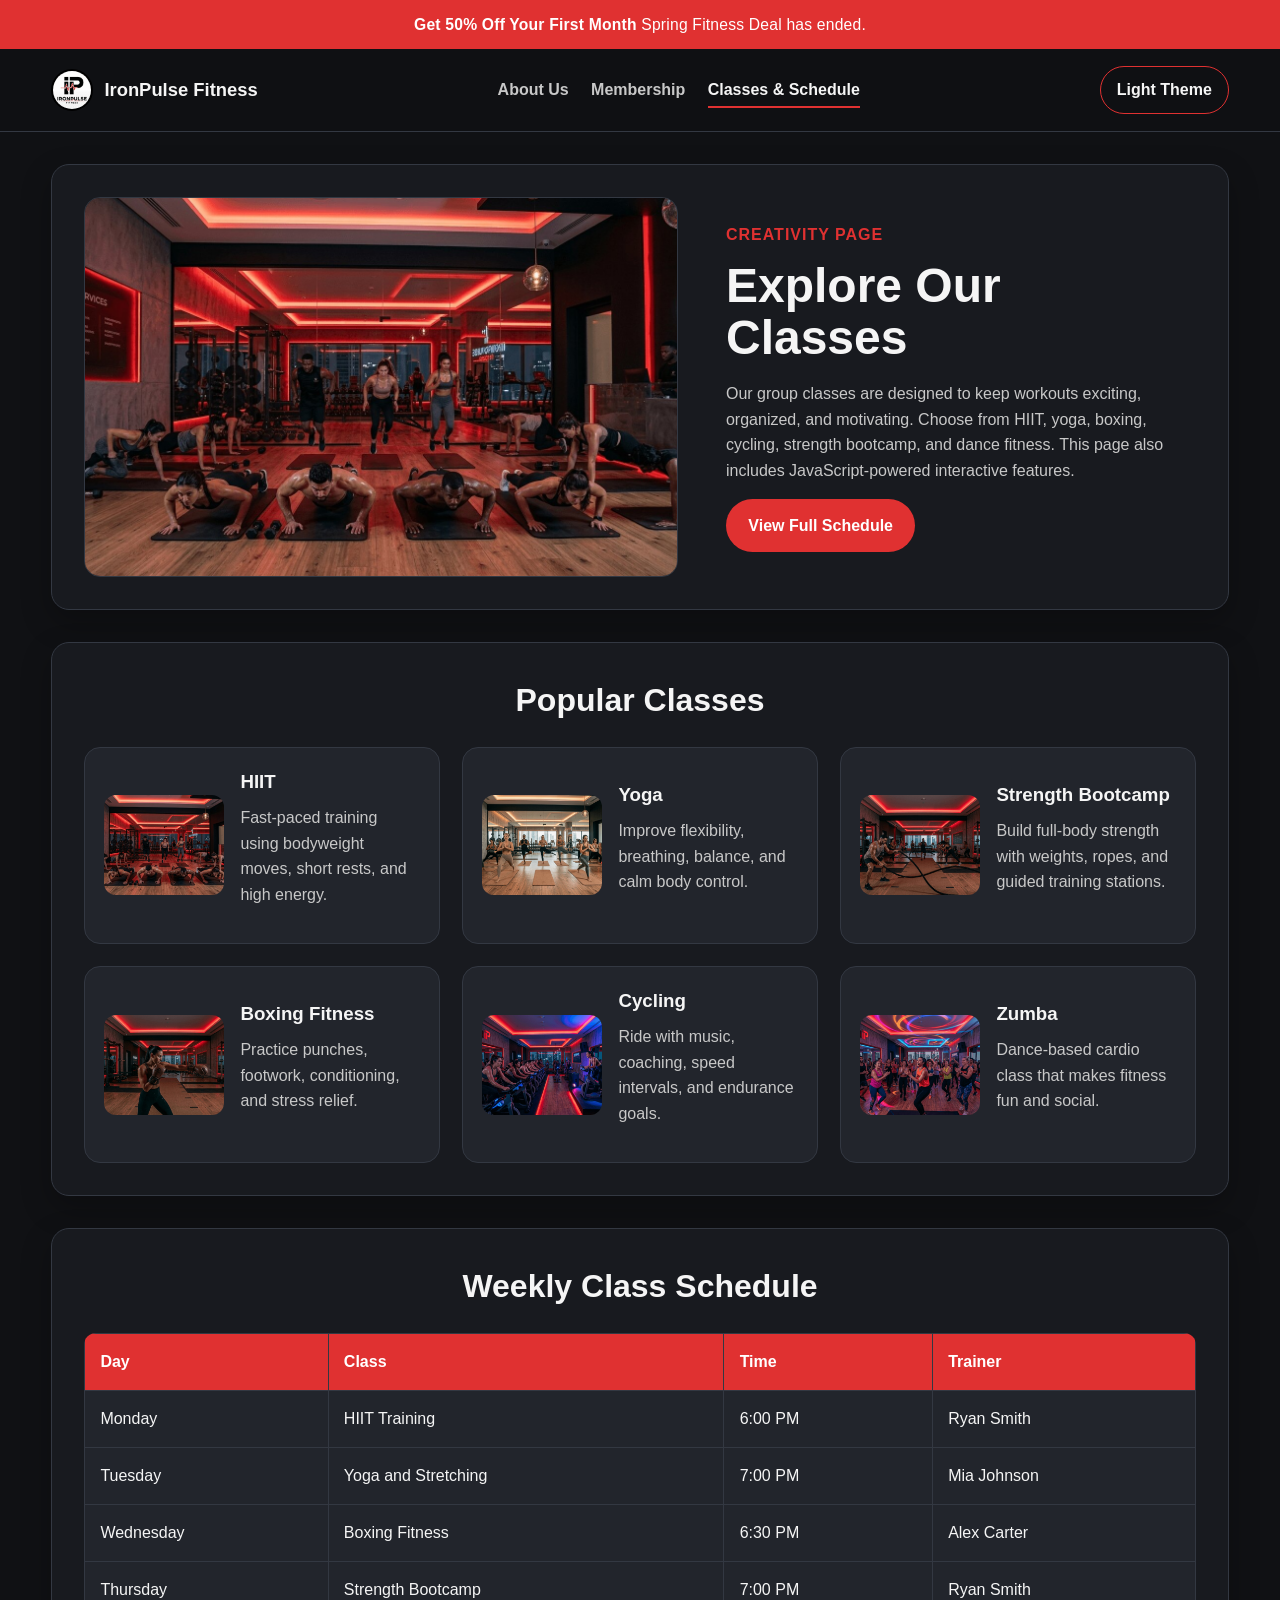
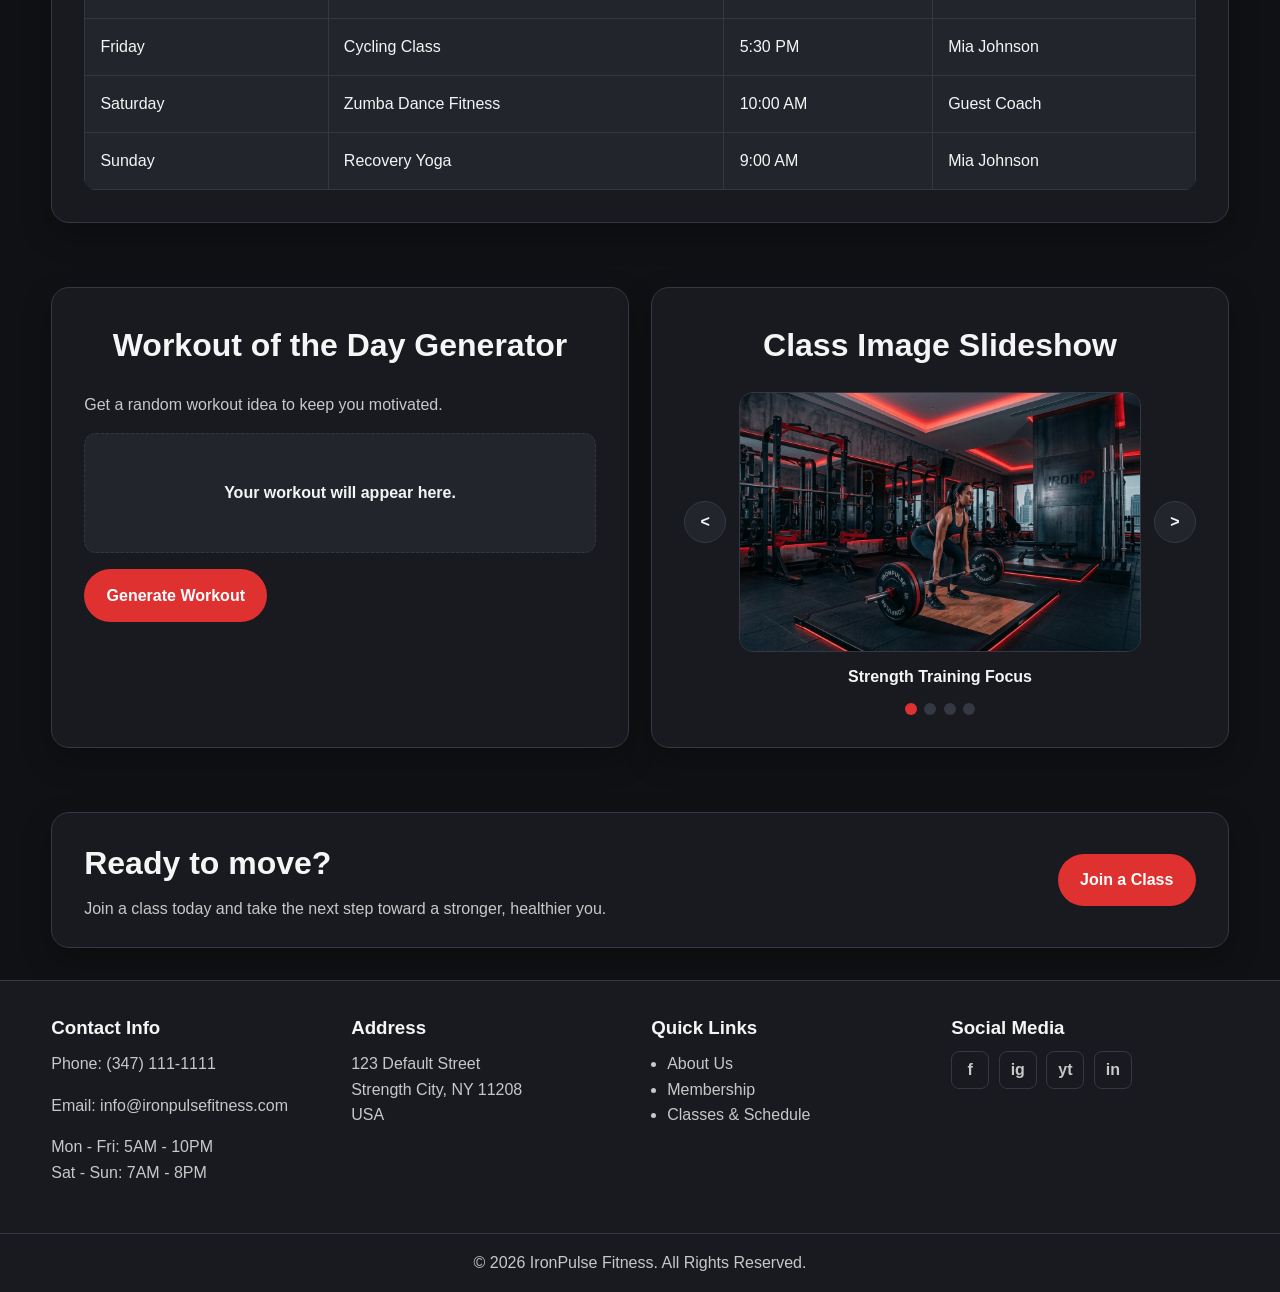
<file: classes.html>
<!--
-------------------------------------------------------------------------------------
  IronPulse Fitness Final Project
  Author: Mahmudul Hasan
  Date: May 16, 2026
  CST 2309 | Gym Website
  Classes & Schedule page for a fictional gym called IronPulse Fitness. 
  This page uses the template.html file for the header, footer, and JavaScript links. 
  The main content is added to the <main> element below.
  -------------------------------------------------------------------------------------
-->

<!DOCTYPE html>
<html lang="en">

<head>
  <meta charset="UTF-8">
  <!-- The viewport meta tag is important for responsive design. -->
  <meta name="viewport" content="width=device-width, initial-scale=1.0">
  <title>IronPulse Fitness | About Us</title>
  <!-- Link to the external CSS file for styling. -->
  <link rel="stylesheet" href="css/style.css">
  <!-- Link to the favicon for the website. -->
  <link rel="icon" type="image/png" href="favicon.png">
</head>

<body>
  <!-- Countdown promotion clock. This appears above the menu on every page. -->
  <div class="top-countdown" aria-live="polite">
    <strong>Get 50% Off Your First Month</strong>
    <span id="countdownText"> Spring Fitness Deal</span>
  </div>

  <!-- Main header and navigation. The same header is used on all three pages. -->
  <header class="site-header">
    <nav class="navbar" aria-label="Main navigation">
      <a class="brand" href="index.html" aria-label="IronPulse Fitness home">
         <img class="brand-mark" src="favicon.png" alt="IronPulse Fitness Logo">
        <span>IronPulse Fitness</span>
      </a>

      <!-- Mobile hamburger button. JavaScript opens and closes the menu. -->
      <button class="menu-toggle" id="menuToggle" aria-label="Open navigation menu" aria-expanded="false">
        <span></span>
        <span></span>
        <span></span>
      </button>

      <ul class="nav-links" id="navLinks">
        <li><a href="index.html">About Us</a></li>
        <li><a href="membership.html">Membership</a></li>
        <li><a class="active" href="classes.html">Classes &amp; Schedule</a></li>
      </ul>

      <button class="theme-btn" id="themeToggle" type="button">Switch Theme</button>
    </nav>
  </header>

  <main>
    <!-- Creativity page hero section. -->
    <section class="two-column-section page-intro">
      <div class="hero-image">
        <img src="images/class-hiit.jpg" alt="Members doing a HIIT workout class">
      </div>
      <div>
        <p class="eyebrow">Creativity Page</p>
        <h1>Explore Our Classes</h1>
        <p>
          Our group classes are designed to keep workouts exciting, organized, and motivating. Choose from
          HIIT, yoga, boxing, cycling, strength bootcamp, and dance fitness. This page also includes
          JavaScript-powered interactive features.
        </p>
        <a class="primary-btn" href="#scheduleTable">View Full Schedule</a>
      </div>
    </section>

    <!-- Popular classes. Six cards match the plan and wireframe. -->
    <section class="section-block">
      <h2>Popular Classes</h2>
      <div class="class-grid">
        <article class="class-card">
          <img src="images/class-hiit.jpg" alt="HIIT training class">
          <div>
            <h3>HIIT</h3>
            <p>Fast-paced training using bodyweight moves, short rests, and high energy.</p>
          </div>
        </article>
        <article class="class-card">
          <img src="images/class-yoga.jpg" alt="Yoga class">
          <div>
            <h3>Yoga</h3>
            <p>Improve flexibility, breathing, balance, and calm body control.</p>
          </div>
        </article>
        <article class="class-card">
          <img src="images/class-strength.jpg" alt="Strength bootcamp class">
          <div>
            <h3>Strength Bootcamp</h3>
            <p>Build full-body strength with weights, ropes, and guided training stations.</p>
          </div>
        </article>
        <article class="class-card">
          <img src="images/class-boxing.jpg" alt="Boxing fitness class">
          <div>
            <h3>Boxing Fitness</h3>
            <p>Practice punches, footwork, conditioning, and stress relief.</p>
          </div>
        </article>
        <article class="class-card">
          <img src="images/class-cycling.jpg" alt="Indoor cycling class">
          <div>
            <h3>Cycling</h3>
            <p>Ride with music, coaching, speed intervals, and endurance goals.</p>
          </div>
        </article>
        <article class="class-card">
          <img src="images/class-zumba.jpg" alt="Zumba dance fitness class">
          <div>
            <h3>Zumba</h3>
            <p>Dance-based cardio class that makes fitness fun and social.</p>
          </div>
        </article>
      </div>
    </section>

    <!-- Weekly schedule table. -->
    <section class="section-block" id="scheduleTable">
      <h2>Weekly Class Schedule</h2>
      <div class="table-wrap">
        <table>
          <thead>
            <tr>
              <th>Day</th>
              <th>Class</th>
              <th>Time</th>
              <th>Trainer</th>
            </tr>
          </thead>
          <tbody>
            <tr><td>Monday</td><td>HIIT Training</td><td>6:00 PM</td><td>Ryan Smith</td></tr>
            <tr><td>Tuesday</td><td>Yoga and Stretching</td><td>7:00 PM</td><td>Mia Johnson</td></tr>
            <tr><td>Wednesday</td><td>Boxing Fitness</td><td>6:30 PM</td><td>Alex Carter</td></tr>
            <tr><td>Thursday</td><td>Strength Bootcamp</td><td>7:00 PM</td><td>Ryan Smith</td></tr>
            <tr><td>Friday</td><td>Cycling Class</td><td>5:30 PM</td><td>Mia Johnson</td></tr>
            <tr><td>Saturday</td><td>Zumba Dance Fitness</td><td>10:00 AM</td><td>Guest Coach</td></tr>
            <tr><td>Sunday</td><td>Recovery Yoga</td><td>9:00 AM</td><td>Mia Johnson</td></tr>
          </tbody>
        </table>
      </div>
    </section>

    <!-- Two JavaScript features are placed side by side on large screens. -->
    <section class="interactive-grid">
      <!-- Feature 1: Workout of the Day generator. Uses arrays and randomization in script.js. -->
      <div class="interactive-card">
        <h2>Workout of the Day Generator</h2>
        <p>Get a random workout idea to keep you motivated.</p>
        <div id="workoutResult" class="result-box">Your workout will appear here.</div>
        <button class="primary-btn" id="workoutButton" type="button">Generate Workout</button>
      </div>

      <!-- Feature 2: JavaScript image slideshow. -->
      <div class="interactive-card slideshow-card">
        <h2>Class Image Slideshow</h2>
        <div class="slideshow">
          <button class="slide-btn" id="prevSlide" type="button" aria-label="Previous slide">&lt;</button>
          <img id="slideImage" src="images/slideshow-1.jpg" alt="IronPulse class slideshow image">
          <button class="slide-btn" id="nextSlide" type="button" aria-label="Next slide">&gt;</button>
        </div>
        <p id="slideCaption" class="slide-caption">Strength Training Focus</p>
        <div class="slide-dots" id="slideDots" aria-hidden="true"></div>
      </div>
    </section>

    <section class="cta-row">
      <div>
        <h2>Ready to move?</h2>
        <p>Join a class today and take the next step toward a stronger, healthier you.</p>
      </div>
      <a class="primary-btn" href="membership.html">Join a Class</a>
    </section>
  </main>

<!--Footer Section-->

  <footer class="site-footer">
    <div class="footer-grid">
      <div>
        <h3>Contact Info</h3>
        <p>Phone: (347) 111-1111</p>
        <p>Email: info@ironpulsefitness.com</p>
        <p>Mon - Fri: 5AM - 10PM<br>Sat - Sun: 7AM - 8PM</p>
      </div>
      <div>
        <h3>Address</h3>
        <p>123 Default Street<br>Strength City, NY 11208<br>USA</p>
      </div>
      <div>
        <h3>Quick Links</h3>
        <ul>
          <li><a href="index.html">About Us</a></li>
          <li><a href="membership.html">Membership</a></li>
          <li><a href="classes.html">Classes &amp; Schedule</a></li>
        </ul>
      </div>
      <div>
        <h3>Social Media</h3>
        <div class="social-links">
          <a href="https://facebook.com" aria-label="Facebook">f</a>
          <a href="https://instagram.com" aria-label="Instagram">ig</a>
          <a href="https://youtube.com" aria-label="YouTube">yt</a>
          <a href="https://linkedin.com" aria-label="LinkedIn">in</a>
        </div>
      </div>
    </div>
    <p class="copyright">&copy; 2026 IronPulse Fitness. All Rights Reserved.</p>
  </footer>

<!-- JavaScript file -->
  <script src="js/script.js"></script>

</body>
</html>
</file>
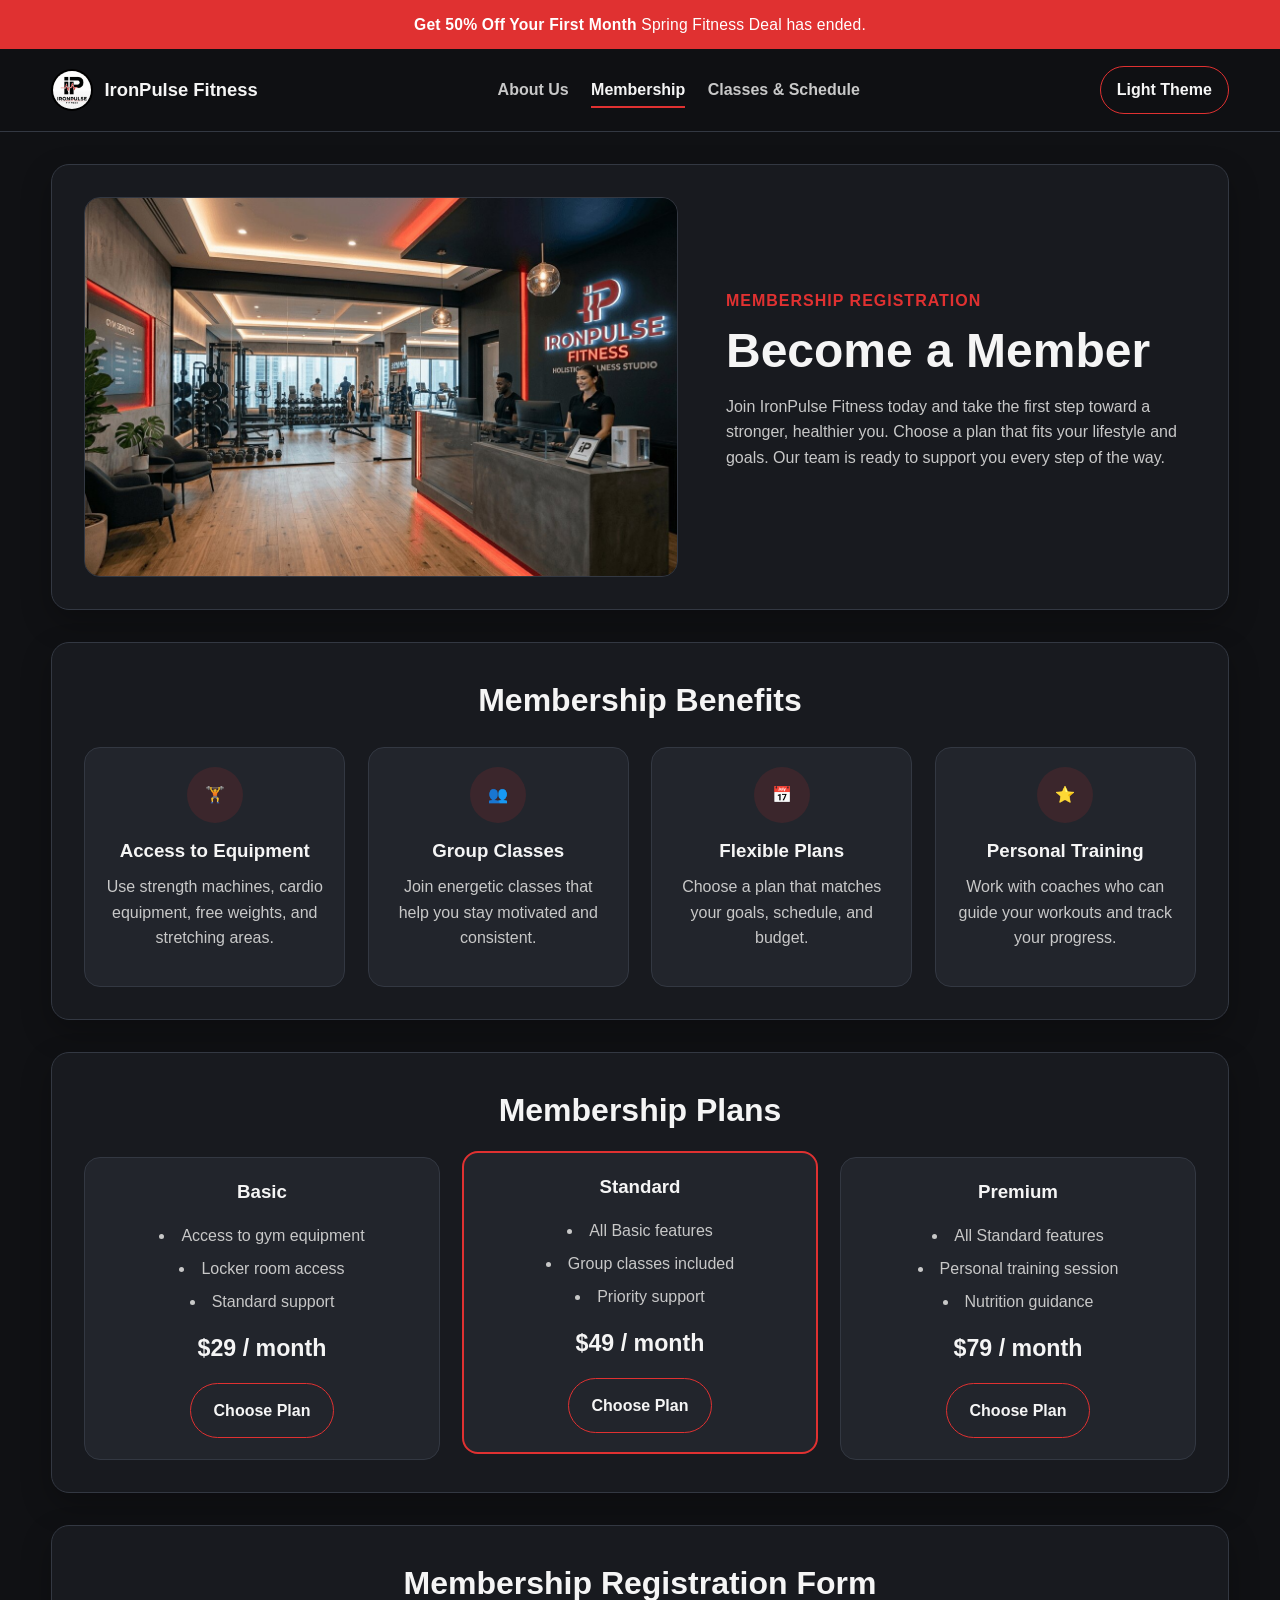
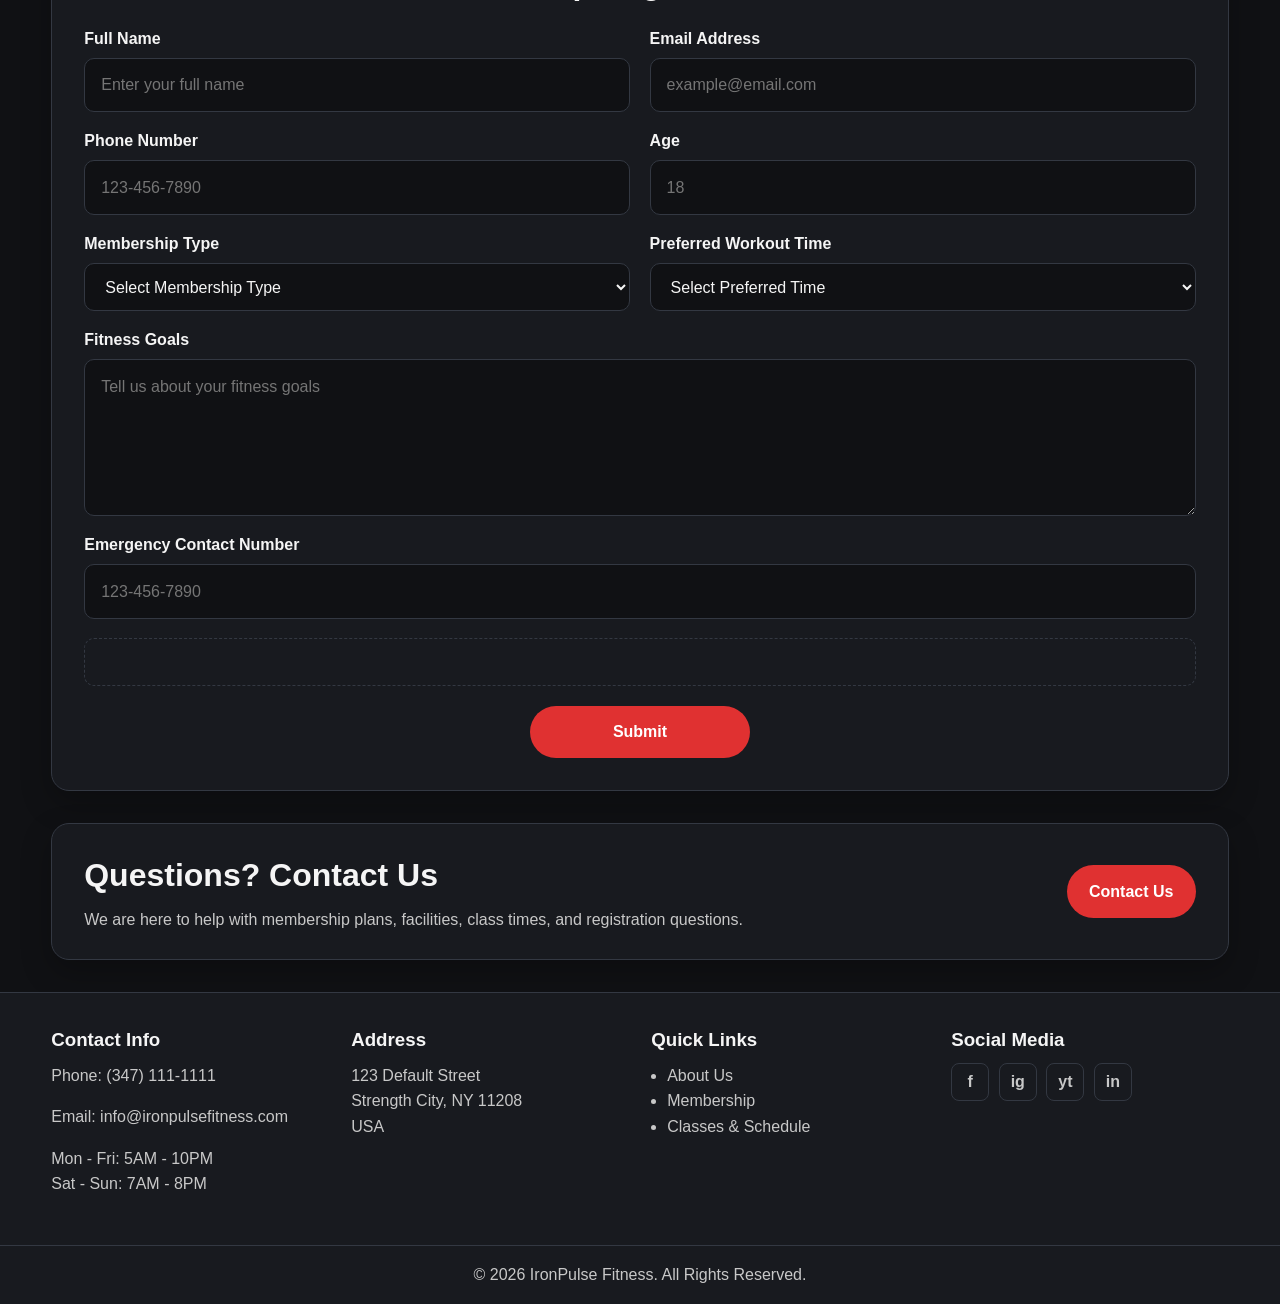
<file: membership.html>
<!--
---------------------------------------------------------------------------------------
  IronPulse Fitness Final Project
  Author: Mahmudul Hasan
  Date: May 16, 2026
  CST 2309 | Gym Website
  Membership page for a fictional gym called IronPulse Fitness. 
  This page uses the template.html file for the header, footer, and JavaScript links. 
  The main content is added to the <main> element below.
  ------------------------------------------------------------------------------------- 
-->

<!DOCTYPE html>
<html lang="en">

<head>
  <meta charset="UTF-8">
  <!-- The viewport meta tag is important for responsive design. -->
  <meta name="viewport" content="width=device-width, initial-scale=1.0">
  <title>IronPulse Fitness | About Us</title>
  <!-- Link to the external CSS file for styling. -->
  <link rel="stylesheet" href="css/style.css">
  <!-- Link to the favicon for the website. -->
  <link rel="icon" type="image/png" href="favicon.png">
</head>

<body>
  <!-- Countdown promotion clock. This appears above the menu on every page. -->
  <div class="top-countdown" aria-live="polite">
    <strong>Get 50% Off Your First Month</strong>
    <span id="countdownText"> Spring Fitness Deal</span>
  </div>

  <!-- Main header and navigation. The same header is used on all three pages. -->
  <header class="site-header">
    <nav class="navbar" aria-label="Main navigation">
      <a class="brand" href="index.html" aria-label="IronPulse Fitness home">
         <img class="brand-mark" src="favicon.png" alt="IronPulse Fitness Logo">
        <span>IronPulse Fitness</span>
      </a>

      <!-- Mobile hamburger button. JavaScript opens and closes the menu. -->
      <button class="menu-toggle" id="menuToggle" aria-label="Open navigation menu" aria-expanded="false">
        <span></span>
        <span></span>
        <span></span>
      </button>

      <ul class="nav-links" id="navLinks">
        <li><a href="index.html">About Us</a></li>
        <li><a class="active" href="membership.html">Membership</a></li>
        <li><a href="classes.html">Classes &amp; Schedule</a></li>
      </ul>

      <button class="theme-btn" id="themeToggle" type="button">Switch Theme</button>
    </nav>
  </header>

  <main>
    <!-- Membership hero section. -->
    <section class="two-column-section page-intro">
      <div class="hero-image">
        <img src="images/membership-gym.jpg" alt="IronPulse Fitness front desk and gym interior">
      </div>
      <div>
        <p class="eyebrow">Membership Registration</p>
        <h1>Become a Member</h1>
        <p>
          Join IronPulse Fitness today and take the first step toward a stronger, healthier you. Choose a
          plan that fits your lifestyle and goals. Our team is ready to support you every step of the way.
        </p>
      </div>
    </section>

    <!-- Benefit cards. -->
    <section class="section-block">
      <h2>Membership Benefits</h2>
      <div class="value-grid">
        <article class="small-card">
          <span class="circle-icon">🏋</span>
          <h3>Access to Equipment</h3>
          <p>Use strength machines, cardio equipment, free weights, and stretching areas.</p>
        </article>
        <article class="small-card">
          <span class="circle-icon">👥</span>
          <h3>Group Classes</h3>
          <p>Join energetic classes that help you stay motivated and consistent.</p>
        </article>
        <article class="small-card">
          <span class="circle-icon">📅</span>
          <h3>Flexible Plans</h3>
          <p>Choose a plan that matches your goals, schedule, and budget.</p>
        </article>
        <article class="small-card">
          <span class="circle-icon">⭐</span>
          <h3>Personal Training</h3>
          <p>Work with coaches who can guide your workouts and track your progress.</p>
        </article>
      </div>
    </section>

    <!-- Membership plan cards. -->
    <section class="section-block">
      <h2>Membership Plans</h2>
      <div class="plan-grid">
        <article class="plan-card">
          <h3>Basic</h3>
          <ul>
            <li>Access to gym equipment</li>
            <li>Locker room access</li>
            <li>Standard support</li>
          </ul>
          <p class="price">$29 / month</p>
          <a class="secondary-btn" href="#registrationForm">Choose Plan</a>
        </article>
        <article class="plan-card featured-plan">
          <h3>Standard</h3>
          <ul>
            <li>All Basic features</li>
            <li>Group classes included</li>
            <li>Priority support</li>
          </ul>
          <p class="price">$49 / month</p>
          <a class="secondary-btn" href="#registrationForm">Choose Plan</a>
        </article>
        <article class="plan-card">
          <h3>Premium</h3>
          <ul>
            <li>All Standard features</li>
            <li>Personal training session</li>
            <li>Nutrition guidance</li>
          </ul>
          <p class="price">$79 / month</p>
          <a class="secondary-btn" href="#registrationForm">Choose Plan</a>
        </article>
      </div>
    </section>

    <!-- Registration form. JavaScript validates this form before submission. -->
    <section class="form-section" id="registrationForm">
      <h2>Membership Registration Form</h2>
      <form id="memberForm" novalidate>
        <div class="form-grid">
          <div class="form-group">
            <label for="fullName">Full Name</label>
            <input type="text" id="fullName" name="fullName" placeholder="Enter your full name">
          </div>

          <div class="form-group">
            <label for="email">Email Address</label>
            <input type="email" id="email" name="email" placeholder="example@email.com">
          </div>

          <div class="form-group">
            <label for="phone">Phone Number</label>
            <input type="tel" id="phone" name="phone" placeholder="123-456-7890">
          </div>

          <div class="form-group">
            <label for="age">Age</label>
            <input type="number" id="age" name="age" placeholder="18">
          </div>

          <div class="form-group">
            <label for="membershipType">Membership Type</label>
            <select id="membershipType" name="membershipType">
              <option value="">Select Membership Type</option>
              <option value="Basic">Basic</option>
              <option value="Standard">Standard</option>
              <option value="Premium">Premium</option>
              <option value="Student Plan">Student Plan</option>
            </select>
          </div>

          <div class="form-group">
            <label for="workoutTime">Preferred Workout Time</label>
            <select id="workoutTime" name="workoutTime">
              <option value="">Select Preferred Time</option>
              <option value="Morning">Morning</option>
              <option value="Afternoon">Afternoon</option>
              <option value="Evening">Evening</option>
              <option value="Night">Night</option>
            </select>
          </div>

          <div class="form-group full-width">
            <label for="fitnessGoals">Fitness Goals</label>
            <textarea id="fitnessGoals" name="fitnessGoals" rows="5" placeholder="Tell us about your fitness goals"></textarea>
          </div>

          <div class="form-group full-width">
            <label for="emergencyPhone">Emergency Contact Number</label>
            <input type="tel" id="emergencyPhone" name="emergencyPhone" placeholder="123-456-7890">
          </div>
        </div>

        <!-- JavaScript writes validation errors or success messages here. -->
        <div id="formMessage" class="form-message" aria-live="polite"></div>
        <button class="primary-btn submit-btn" type="submit">Submit</button>
      </form>
    </section>

    <section class="cta-row contact-strip">
      <div>
        <h2>Questions? Contact Us</h2>
        <p>We are here to help with membership plans, facilities, class times, and registration questions.</p>
      </div>
      <a class="primary-btn" href="mailto:info@ironpulsefitness.com">Contact Us</a>
    </section>
  </main>

<!--Footer Section-->

  <footer class="site-footer">
    <div class="footer-grid">
      <div>
        <h3>Contact Info</h3>
        <p>Phone: (347) 111-1111</p>
        <p>Email: info@ironpulsefitness.com</p>
        <p>Mon - Fri: 5AM - 10PM<br>Sat - Sun: 7AM - 8PM</p>
      </div>
      <div>
        <h3>Address</h3>
        <p>123 Default Street<br>Strength City, NY 11208<br>USA</p>
      </div>
      <div>
        <h3>Quick Links</h3>
        <ul>
          <li><a href="index.html">About Us</a></li>
          <li><a href="membership.html">Membership</a></li>
          <li><a href="classes.html">Classes &amp; Schedule</a></li>
        </ul>
      </div>
      <div>
        <h3>Social Media</h3>
        <div class="social-links">
          <a href="https://facebook.com" aria-label="Facebook">f</a>
          <a href="https://instagram.com" aria-label="Instagram">ig</a>
          <a href="https://youtube.com" aria-label="YouTube">yt</a>
          <a href="https://linkedin.com" aria-label="LinkedIn">in</a>
        </div>
      </div>
    </div>
    <p class="copyright">&copy; 2026 IronPulse Fitness. All Rights Reserved.</p>
  </footer>

<!-- JavaScript file -->
  <script src="js/script.js"></script>

</body>
</html>
</file>
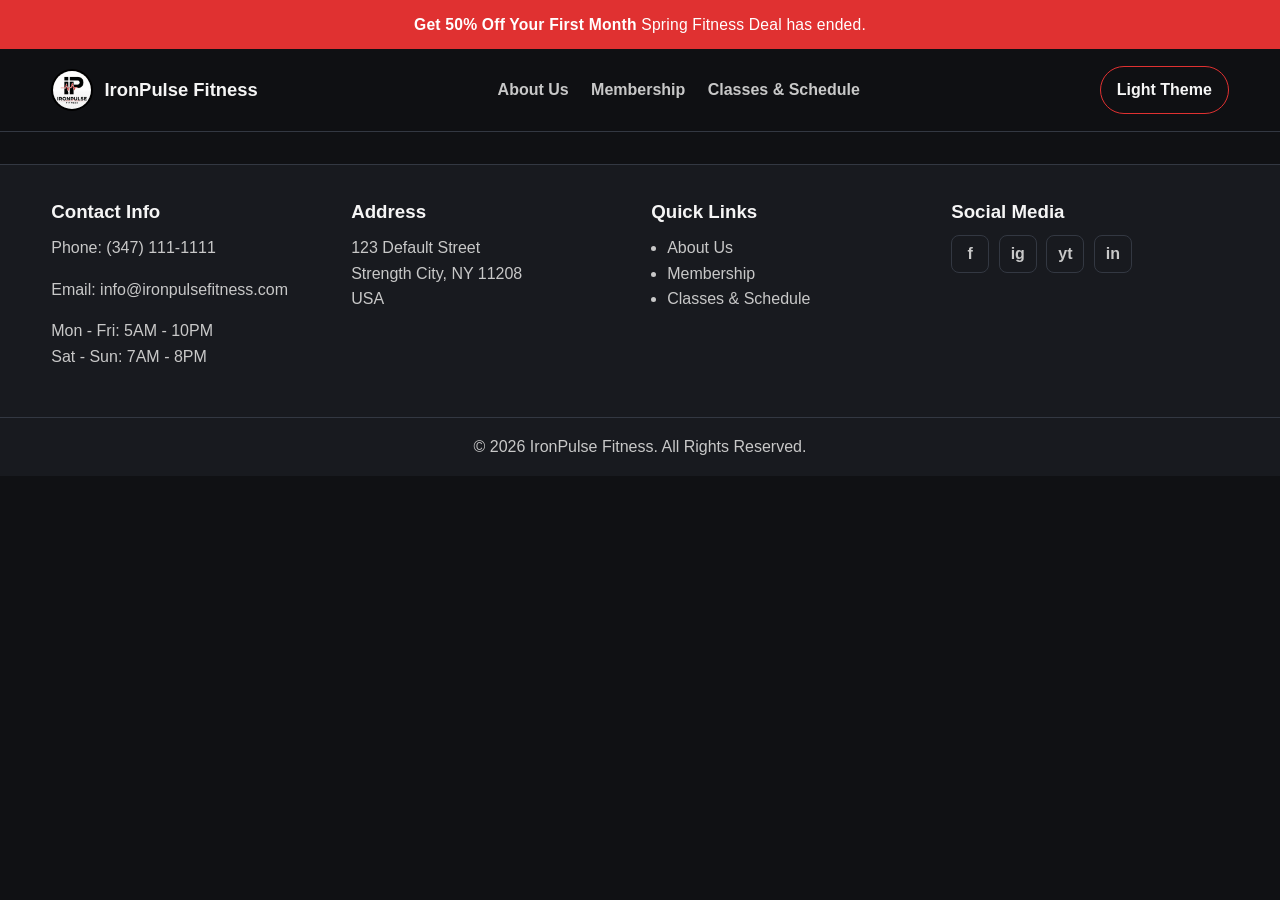
<file: template.html>
<!--
-------------------------------------------------------------------------------
  IronPulse Fitness Final Project
  Author: Mahmudul Hasan
  Date: May 16, 2026
  CST 2309 | Gym Website
  Template HTML file used by all three pages. 
  This file includes:
    The header, footer, and JavaScript links. 
    The main content is added to the <main> element on each individual page.
  ------------------------------------------------------------------------------ 
-->
  
<!DOCTYPE html>
<html lang="en">

<head>
  <meta charset="UTF-8">
  <!-- The viewport meta tag is important for responsive design. -->
  <meta name="viewport" content="width=device-width, initial-scale=1.0">
  <title>IronPulse Fitness | About Us</title>
  <!-- Link to the external CSS file for styling. -->
  <link rel="stylesheet" href="css/style.css">
  <!-- Link to the favicon for the website. -->
  <link rel="icon" type="image/png" href="favicon.png">
</head>

<body>
  <!-- Countdown promotion clock. This appears above the menu on every page. -->
  <div class="top-countdown" aria-live="polite">
    <strong>Get 50% Off Your First Month</strong>
    <span id="countdownText"> Spring Fitness Deal</span>
  </div>

  <!-- Main header and navigation. The same header is used on all three pages. -->
  <header class="site-header">
    <nav class="navbar" aria-label="Main navigation">
      <a class="brand" href="index.html" aria-label="IronPulse Fitness home">
         <img class="brand-mark" src="favicon.png" alt="IronPulse Fitness Logo">
        <span>IronPulse Fitness</span>
      </a>

      <!-- Mobile hamburger button. JavaScript opens and closes the menu. -->
      <button class="menu-toggle" id="menuToggle" aria-label="Open navigation menu" aria-expanded="false">
        <span></span>
        <span></span>
        <span></span>
      </button>

      <ul class="nav-links" id="navLinks">
        <li><a href="index.html">About Us</a></li>
        <li><a href="membership.html">Membership</a></li>
        <li><a href="classes.html">Classes &amp; Schedule</a></li>
      </ul>

      <button class="theme-btn" id="themeToggle" type="button">Switch Theme</button>
    </nav>
  </header>


  <main> 
    <!-- Main content goes here -->
  </main>
 
 <!--Footer Section-->

  <footer class="site-footer">
    <div class="footer-grid">
      <div>
        <h3>Contact Info</h3>
        <p>Phone: (347) 111-1111</p>
        <p>Email: info@ironpulsefitness.com</p>
        <p>Mon - Fri: 5AM - 10PM<br>Sat - Sun: 7AM - 8PM</p>
      </div>
      <div>
        <h3>Address</h3>
        <p>123 Default Street<br>Strength City, NY 11208<br>USA</p>
      </div>
      <div>
        <h3>Quick Links</h3>
        <ul>
          <li><a href="index.html">About Us</a></li>
          <li><a href="membership.html">Membership</a></li>
          <li><a href="classes.html">Classes &amp; Schedule</a></li>
        </ul>
      </div>
      <div>
        <h3>Social Media</h3>
        <div class="social-links">
          <a href="https://facebook.com" aria-label="Facebook">f</a>
          <a href="https://instagram.com" aria-label="Instagram">ig</a>
          <a href="https://youtube.com" aria-label="YouTube">yt</a>
          <a href="https://linkedin.com" aria-label="LinkedIn">in</a>
        </div>
      </div>
    </div>
    <p class="copyright">&copy; 2026 IronPulse Fitness. All Rights Reserved.</p>
  </footer>

<!-- JavaScript file -->
  <script src="js/script.js"></script>

</body>
</html>
</file>
<file: css/style.css>
/*
  IronPulse Fitness Final Project
  Author: Mahmudul Hasan
  Date: May 16, 2026
  CST 2309 | Gym Website
  External CSS file used by all three pages.
  This file includes:
      1. Basic setup and CSS variables
      2. Styles for countdown promotion clock and header
      3. Reusable layout sections like two-column sections, cards, and CTA rows
      4. Specific styles for about page cards
      5. Styles for membership page including form styling
      6. Styles for classes and schedule page including table and slideshow
      7. Footer styles
      8. Responsive design with multiple breakpoints
*/

/* -----------------------------
   1. Basic setup and variables
------------------------------ */
:root {
  --bg: #101114;
  --surface: #181a1f;
  --surface-light: #22252c;
  --text: #f5f5f5;
  --muted: #c8c8c8;
  --accent: #e03131;
  --accent-dark: #b02525;
  --border: #333842;
  --shadow: 0 12px 30px rgba(0, 0, 0, 0.25);
  --max-width: 1180px;
}

/* Light theme is turned on by JavaScript when the user clicks Switch Theme. */
body.light-theme {
  --bg: #f7f7f7;
  --surface: #ffffff;
  --surface-light: #f1f1f1;
  --text: #1f1f1f;
  --muted: #555555;
  --border: #d6d6d6;
  --shadow: 0 10px 22px rgba(0, 0, 0, 0.10);
}

* {
  box-sizing: border-box;
}

html {
  scroll-behavior: smooth;
}

body {
  margin: 0;
  font-family: Arial, Helvetica, sans-serif;
  background: var(--bg);
  color: var(--text);
  line-height: 1.6;
}

img {
  max-width: 100%;
  display: block;
}

a {
  color: inherit;
  text-decoration: none;
}

main {
  width: min(var(--max-width), 92%);
  margin: 0 auto;
}

h1,
h2,
h3,
p {
  margin-top: 0;
}

h1 {
  font-size: 3rem;
  line-height: 1.1;
  margin-bottom: 1rem;
}

h2 {
  font-size: 2rem;
  text-align: center;
  margin-bottom: 1.3rem;
}

h3 {
  margin-bottom: 0.5rem;
}

p {
  color: var(--muted);
}

/* -----------------------------
   2. Countdown and header
------------------------------ */
.top-countdown {
  background: var(--accent);
  color: #ffffff;
  text-align: center;
  padding: 0.75rem 1rem;
  font-size: 0.98rem;
  letter-spacing: 0.2px;
}



.site-header {
  position: sticky;
  top: 0;
  z-index: 50;
  background: rgba(16, 17, 20, 0.96);
  border-bottom: 1px solid var(--border);
  backdrop-filter: blur(10px);
}

.light-theme .site-header {
  background: rgba(255, 255, 255, 0.96);
}

.navbar {
  width: min(var(--max-width), 92%);
  margin: 0 auto;
  min-height: 82px;
  display: flex;
  align-items: center;
  justify-content: space-between;
  gap: 1.2rem;
}

.brand {
  display: flex;
  align-items: center;
  gap: 0.7rem;
  font-weight: 800;
  font-size: 1.15rem;
  white-space: nowrap;
}

.brand-mark {
  width: 42px;
  height: 42px;
  border: 2px solid #000;
  background: white;
  display: grid;
  place-items: center;
  font-size: 0.9rem;
  border-radius: 100%;
  font-weight: 800;
}

.nav-links {
  list-style: none;
  margin: 0;
  padding: 0;
  display: flex;
  align-items: center;
  gap: 1.4rem;
}

.nav-links a {
  color: var(--muted);
  font-weight: 700;
  padding: 0.5rem 0;
  border-bottom: 2px solid transparent;
}

.nav-links a:hover,
.nav-links a.active {
  color: var(--text);
  border-bottom-color: var(--accent);
}

.theme-btn,
.menu-toggle,
.primary-btn,
.secondary-btn,
.submit-btn,
.slide-btn {
  cursor: pointer;
  font: inherit;
}

.theme-btn {
  border: 1px solid var(--accent);
  background: transparent;
  color: var(--text);
  padding: 0.65rem 1rem;
  border-radius: 999px;
  font-weight: 700;
}

.theme-btn:hover {
  background: var(--accent);
  color: #ffffff;
}

/* The hamburger menu is hidden on desktop and shown on mobile screens. */
.menu-toggle {
  display: none;
  width: 44px;
  height: 42px;
  border: 1px solid var(--border);
  border-radius: 8px;
  background: var(--surface);
  padding: 0.5rem;
}

.menu-toggle span {
  display: block;
  height: 3px;
  background: var(--text);
  margin: 5px 0;
  border-radius: 10px;
}

/* -----------------------------
   3. Reusable layout sections
------------------------------ */
.two-column-section,
.section-block,
.content-card,
.form-section,
.interactive-card,
.cta-row {
  background: var(--surface);
  border: 1px solid var(--border);
  border-radius: 18px;
  box-shadow: var(--shadow);
  margin: 2rem 0;
}

.two-column-section {
  display: grid;
  grid-template-columns: 1.1fr 0.9fr;
  align-items: center;
  gap: 2rem;
  padding: 2rem;
}

.hero-image img {
  width: 100%;
  height: 380px;
  object-fit: cover;
  border-radius: 16px;
  border: 1px solid var(--border);
}

.hero-video {
  width: 100%;
  height: 100%;
  max-height: 520px;
  object-fit: cover;
  display: block;
  border-radius: 18px;
}

.hero-text,
.page-intro > div:last-child {
  padding: 1rem;
}

.eyebrow {
  color: var(--accent);
  font-weight: 800;
  text-transform: uppercase;
  letter-spacing: 1px;
  margin-bottom: 0.75rem;
}

.primary-btn,
.secondary-btn {
  display: inline-block;
  border: 0;
  border-radius: 999px;
  padding: 0.85rem 1.4rem;
  font-weight: 800;
  text-align: center;
}

.primary-btn {
  background: var(--accent);
  color: #ffffff;
}

.primary-btn:hover {
  background: var(--accent-dark);
}

.secondary-btn {
  border: 1px solid var(--accent);
  color: var(--text);
  background: transparent;
}

.secondary-btn:hover {
  background: var(--accent);
  color: #ffffff;
}

.content-card,
.section-block,
.form-section,
.interactive-card {
  padding: 2rem;
}

.about-box p {
  max-width: 900px;
  margin: 0 auto;
  text-align: center;
}

.value-grid,
.program-grid,
.trainer-grid,
.plan-grid,
.class-grid,
.interactive-grid,
.footer-grid {
  display: grid;
  gap: 1.4rem;
}

.value-grid {
  grid-template-columns: repeat(4, 1fr);
}

.small-card,
.image-card,
.trainer-card,
.plan-card,
.class-card {
  background: var(--surface-light);
  border: 1px solid var(--border);
  border-radius: 16px;
  padding: 1.2rem;
}

.small-card {
  text-align: center;
}

.circle-icon {
  display: grid;
  place-items: center;
  width: 56px;
  height: 56px;
  border-radius: 50%;
  margin: 0 auto 0.8rem;
  background: rgba(224, 49, 49, 0.13);
  color: var(--accent);
  font-weight: 900;
}

/* -----------------------------
   4. About page cards
------------------------------ */
.program-grid {
  grid-template-columns: repeat(4, 1fr);
}

.image-card img {
  height: 170px;
  width: 100%;
  object-fit: cover;
  border-radius: 12px;
  margin-bottom: 1rem;
}

.trainer-grid {
  grid-template-columns: repeat(3, 1fr);
}

.trainer-card {
  text-align: center;
}

.trainer-card img {
  width: 160px;
  height: 160px;
  border-radius: 50%;
  object-fit: cover;
  margin: 0 auto 1rem;
  border: 4px solid var(--accent);
}

.cta-row {
  padding: 1.6rem 2rem;
  display: flex;
  align-items: center;
  justify-content: space-between;
  gap: 1.5rem;
}

.cta-row h2 {
  text-align: left;
  margin-bottom: 0.4rem;
}

.cta-row p {
  margin-bottom: 0;
}

/* -----------------------------
   5. Membership page
------------------------------ */
.plan-grid {
  grid-template-columns: repeat(3, 1fr);
}

.plan-card {
  text-align: center;
}

.plan-card ul {
  list-style-position: inside;
  padding: 0;
  color: var(--muted);
}

.plan-card li {
  margin: 0.45rem 0;
}

.price {
  font-size: 1.45rem;
  color: var(--text);
  font-weight: 900;
  margin: 1rem 0;
}

.featured-plan {
  border: 2px solid var(--accent);
  transform: translateY(-6px);
}

.form-section h2 {
  margin-bottom: 1rem;
}

.form-grid {
  display: grid;
  grid-template-columns: repeat(2, 1fr);
  gap: 1rem 1.2rem;
}

.form-group {
  display: flex;
  flex-direction: column;
}

.form-group label {
  margin-bottom: 0.4rem;
  font-weight: 800;
}

input,
select,
textarea {
  width: 100%;
  padding: 0.85rem 1rem;
  border: 1px solid var(--border);
  border-radius: 10px;
  background: var(--bg);
  color: var(--text);
  font: inherit;
}

input:focus,
select:focus,
textarea:focus {
  outline: 2px solid var(--accent);
  border-color: var(--accent);
}

.full-width {
  grid-column: 1 / -1;
}

.form-message {
  min-height: 48px;
  margin: 1.2rem 0;
  padding: 1rem;
  border: 1px dashed var(--border);
  border-radius: 10px;
  color: var(--muted);
}

.form-message.error {
  border-color: var(--accent);
  color: #ffbaba;
  background: rgba(224, 49, 49, 0.10);
}

.light-theme .form-message.error {
  color: #8a1717;
}

.form-message.success {
  border-color: #2f9e44;
  color: #b7f7c4;
  background: rgba(47, 158, 68, 0.12);
}

.light-theme .form-message.success {
  color: #236b32;
}

.submit-btn {
  min-width: 220px;
  display: block;
  margin: 0 auto;
}

.contact-strip {
  margin-bottom: 2rem;
}

/* -----------------------------
   6. Classes and schedule page
------------------------------ */
.class-grid {
  grid-template-columns: repeat(3, 1fr);
}

.class-card {
  display: flex;
  align-items: center;
  gap: 1rem;
}

.class-card img {
  width: 120px;
  height: 100px;
  border-radius: 12px;
  object-fit: cover;
  flex-shrink: 0;
}

.table-wrap {
  overflow-x: auto;
}

table {
  width: 100%;
  border-collapse: collapse;
  min-width: 680px;
  background: var(--surface-light);
  border-radius: 12px;
  overflow: hidden;
}

th,
td {
  border: 1px solid var(--border);
  padding: 0.95rem;
  text-align: left;
}

th {
  background: var(--accent);
  color: #ffffff;
}

.interactive-grid {
  grid-template-columns: repeat(2, 1fr);
  margin: 2rem 0;
}

.result-box {
  min-height: 120px;
  border: 1px dashed var(--border);
  border-radius: 12px;
  background: var(--surface-light);
  display: grid;
  place-items: center;
  text-align: center;
  padding: 1rem;
  margin: 1rem 0;
  font-weight: 800;
}

.slideshow {
  display: grid;
  grid-template-columns: auto 1fr auto;
  align-items: center;
  gap: 0.8rem;
}

.slideshow img {
  height: 260px;
  width: 100%;
  object-fit: cover;
  border-radius: 14px;
  border: 1px solid var(--border);
}

.slide-btn {
  width: 42px;
  height: 42px;
  border: 1px solid var(--border);
  border-radius: 50%;
  background: var(--surface-light);
  color: var(--text);
  font-weight: 900;
}

.slide-caption {
  text-align: center;
  margin: 0.8rem 0;
  font-weight: 800;
  color: var(--text);
}

.slide-dots {
  display: flex;
  justify-content: center;
  gap: 0.45rem;
}

.slide-dots span {
  width: 12px;
  height: 12px;
  border-radius: 50%;
  background: var(--border);
}

.slide-dots span.active-dot {
  background: var(--accent);
}

/* -----------------------------
   7. Footer
------------------------------ */
.site-footer {
  background: var(--surface);
  border-top: 1px solid var(--border);
  margin-top: 2rem;
}

.footer-grid {
  width: min(var(--max-width), 92%);
  margin: 0 auto;
  padding: 2rem 0;
  grid-template-columns: repeat(4, 1fr);
}

.site-footer h3 {
  color: var(--text);
}

.site-footer p,
.site-footer li,
.site-footer a {
  color: var(--muted);
}

.site-footer ul {
  padding-left: 1rem;
  margin: 0;
}

.site-footer a:hover {
  color: var(--accent);
}

.social-links {
  display: flex;
  gap: 0.6rem;
  flex-wrap: wrap;
}

.social-links a {
  width: 38px;
  height: 38px;
  border: 1px solid var(--border);
  border-radius: 8px;
  display: grid;
  place-items: center;
  font-weight: 900;
}

.copyright {
  text-align: center;
  padding: 1rem;
  border-top: 1px solid var(--border);
  margin: 0;
}

/* -----------------------------
   8. Responsive design
   Breakpoint 1: laptop
------------------------------ */
@media (max-width: 1200px) {
  h1 {
    font-size: 2.6rem;
  }

  .program-grid,
  .value-grid {
    grid-template-columns: repeat(2, 1fr);
  }

  .class-grid {
    grid-template-columns: repeat(2, 1fr);
  }
}

/* -----------------------------
   Breakpoint 2: tablet
------------------------------ */
@media (max-width: 900px) {
  .navbar {
    flex-wrap: wrap;
    min-height: auto;
    padding: 1rem 0;
  }

  .two-column-section {
    grid-template-columns: 1fr;
  }

  .hero-image img {
    height: 320px;
  }

  .trainer-grid,
  .plan-grid,
  .interactive-grid,
  .footer-grid {
    grid-template-columns: 1fr 1fr;
  }

  .featured-plan {
    transform: none;
  }

  .cta-row {
    align-items: flex-start;
    flex-direction: column;
  }
}

/* -----------------------------
   Breakpoint 3: mobile
   Hamburger menu becomes active here.
------------------------------ */
@media (max-width: 700px) {
  .top-countdown span {
    display: block;
    margin-top: 0.25rem;
  }

  .menu-toggle {
    display: block;
    order: 2;
  }

  .theme-btn {
    order: 3;
    width: 100%;
  }

  .nav-links {
    order: 4;
    display: none;
    flex-direction: column;
    align-items: stretch;
    width: 100%;
    background: var(--surface-light);
    border: 1px solid var(--border);
    border-radius: 12px;
    padding: 1rem;
    margin-top: 0.5rem;
  }

  .nav-links.show-menu {
    display: flex;
  }

  .nav-links a {
    display: block;
    padding: 0.8rem;
    border-bottom: 1px solid var(--border);
  }

  .nav-links li:last-child a {
    border-bottom: 0;
  }

  h1 {
    font-size: 2.1rem;
  }

  h2 {
    font-size: 1.6rem;
  }

  .two-column-section,
  .content-card,
  .section-block,
  .form-section,
  .interactive-card {
    padding: 1.2rem;
  }

  .program-grid,
  .value-grid,
  .trainer-grid,
  .plan-grid,
  .class-grid,
  .interactive-grid,
  .footer-grid {
    grid-template-columns: 1fr;
  }

  .form-grid {
    grid-template-columns: 1fr;
  }

  .class-card {
    align-items: flex-start;
  }

  .class-card img {
    width: 95px;
    height: 85px;
  }

  .slideshow {
    grid-template-columns: 1fr;
  }

  .slide-btn {
    width: 100%;
    border-radius: 10px;
  }
}

/* -----------------------------
   Breakpoint 4: small phone
------------------------------ */
@media (max-width: 430px) {
  main,
  .navbar,
  .footer-grid {
    width: 94%;
  }

  .brand {
    font-size: 1rem;
  }

  .brand-mark {
    width: 36px;
    height: 36px;
  }

  h1 {
    font-size: 1.8rem;
  }

  .hero-image img,
  .slideshow img {
    height: 230px;
  }

  .class-card {
    flex-direction: column;
  }

  .class-card img {
    width: 100%;
    height: 170px;
  }

  .primary-btn,
  .secondary-btn,
  .submit-btn {
    width: 100%;
  }
}
</file>
